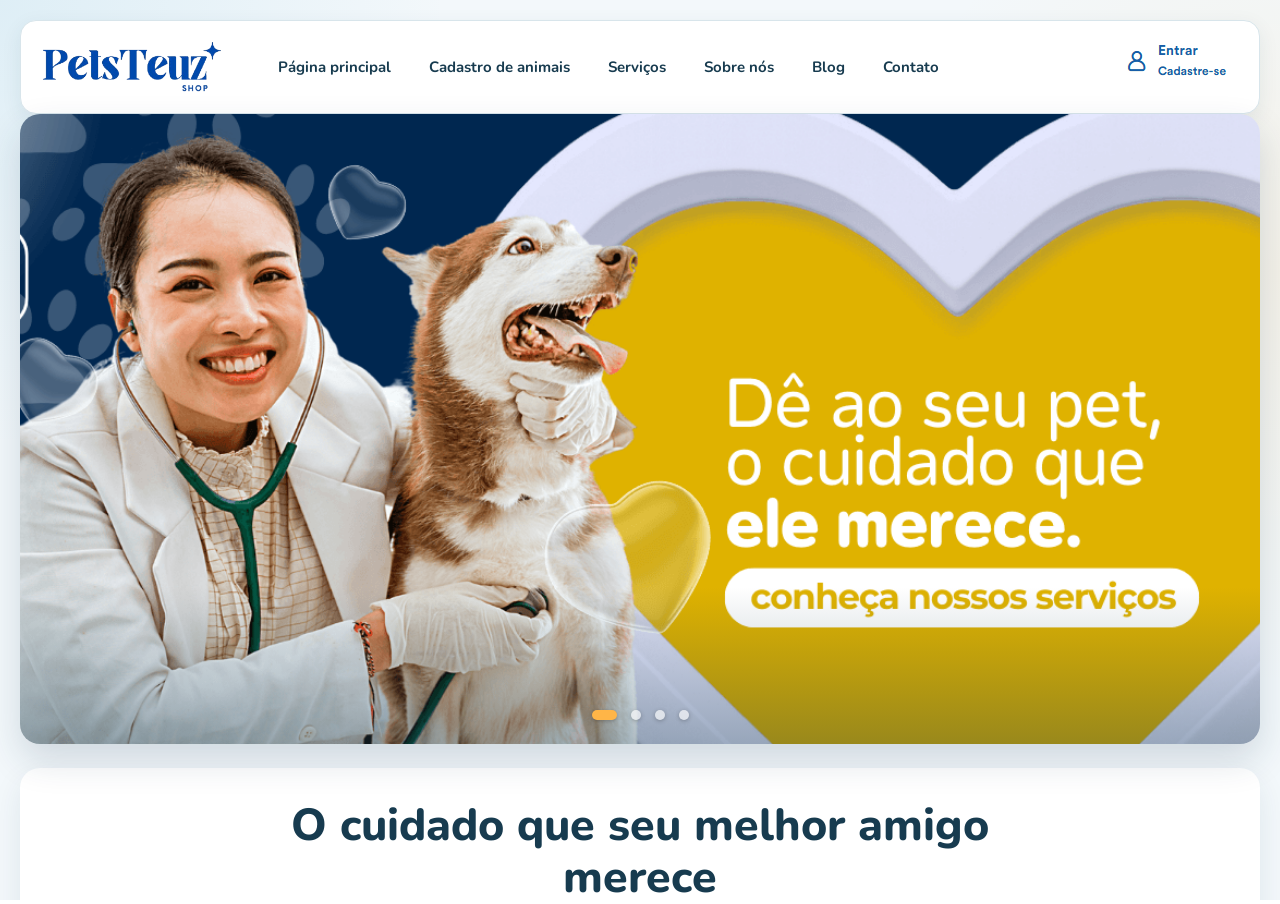
<file: index.html>
<!DOCTYPE html>
<html lang=pt-br">
<head>
    <meta charset="UTF-8">
    <meta name="author" content="Matheus Guerra"
    <meta name="viewport" content="width=device-width, initial-scale=1.0">
    
    <title>PetShop - Pagina principal</title>

    <style>
        body{
            margin: 0;
            padding: 0;
            height: 100%;
            overflow: hidden;
        }

        iframe{
            width: 100%;
            height: 100vh;
            border: none;

        }
    </style>
    

</head>

<body>
    <iframe name="principal" src="conteudo.html"></iframe>
</body>
</html>
</file>
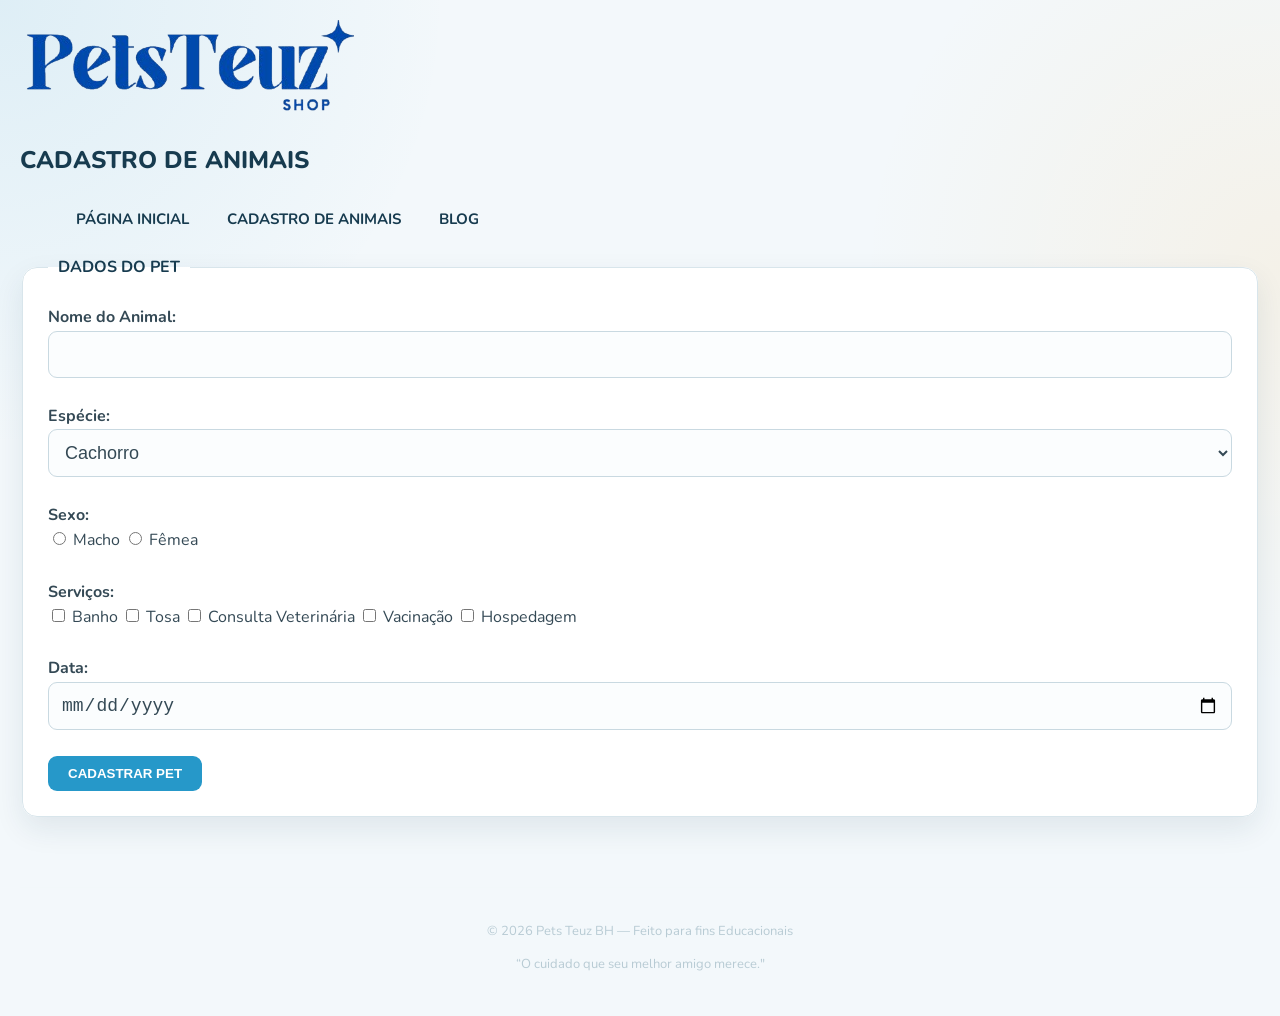
<file: cadastro_animais.html>
<!DOCTYPE html>
<html lang="pt-br">
<head>
               <meta charset="UTF-8">
	           <meta name="author" content="Wanderley Lopes Batista">    
               <meta name="viewport" content="width=device-width, initial-scale=1.0">    
			   
    <link rel="stylesheet" href="css/estilo_petshop.css">
    <script src="js/petshop.js"></script>

</head>
<body>
    
    <img src="img/logo.png" alt="Logo">
    
    <h2>CADASTRO DE ANIMAIS</h2>

    <ul class="menu">
        <li><a href="conteudo.html" target="principal">PÁGINA INICIAL</a></li>
        <li><a href="cadastro_animais.html" target="principal">CADASTRO DE ANIMAIS</a></li>
        <li><a href="blog/index.html" target="principal">BLOG</a></li>
    </ul>

    <fieldset>
        <legend><strong>DADOS DO PET</strong></legend>

        <form id="formCadastro" onsubmit="cadastrarPet(); return false;">
            
            <label><strong>Nome do Animal:</strong></label><br>
            <input type="text" id="nome" oninput="removerNumeros(this)" required><br><br>

            <label><strong>Espécie:</strong></label><br>
            <select id="especie">
                <option>Cachorro</option>
                <option>Gato</option>
                <option>Pássaro</option>
                <option>Coelho</option>
                <option>Hamster</option>
                <option>Tartaruga</option>
                <option>Peixe</option>
                <option>Porquinho-da-Índia</option>
                <option>Outro</option>
            </select><br><br>

            <label><strong>Sexo:</strong></label><br>
            <input type="radio" name="sexo" value="Macho" required> Macho
            <input type="radio" name="sexo" value="Fêmea" required> Fêmea<br><br>
            
           
            <label><strong>Serviços:</strong></label><br>
            <input type="checkbox" class="serv" value="Banho"> Banho
            <input type="checkbox" class="serv" value="Tosa"> Tosa
            <input type="checkbox" class="serv" value="Consulta"> Consulta Veterinária
            <input type="checkbox" class="serv" value="Vacinacao"> Vacinação
            <input type="checkbox" class="serv" value="Hospedagem"> Hospedagem<br><br>
            
            
            <label><strong>Data:</strong></label><br>
            <input type="date" id="data" required><br><br>

            <input type="submit" value="CADASTRAR PET" style="padding: 10px 20px; cursor: pointer;">
        </form>
        
    </fieldset>

    <div id="resultado" style="margin-top: 20px; min-height: 50px;"></div>
	
<!-- Rodapé da página -->
        <footer>
            <div class="rodape-baixo">
                <p>© 2026 Pets Teuz BH — Feito para fins Educacionais</p>
                <span>“O cuidado que seu melhor amigo merece."</span>
            </div>
        </footer>


</body>
</html>
</file>
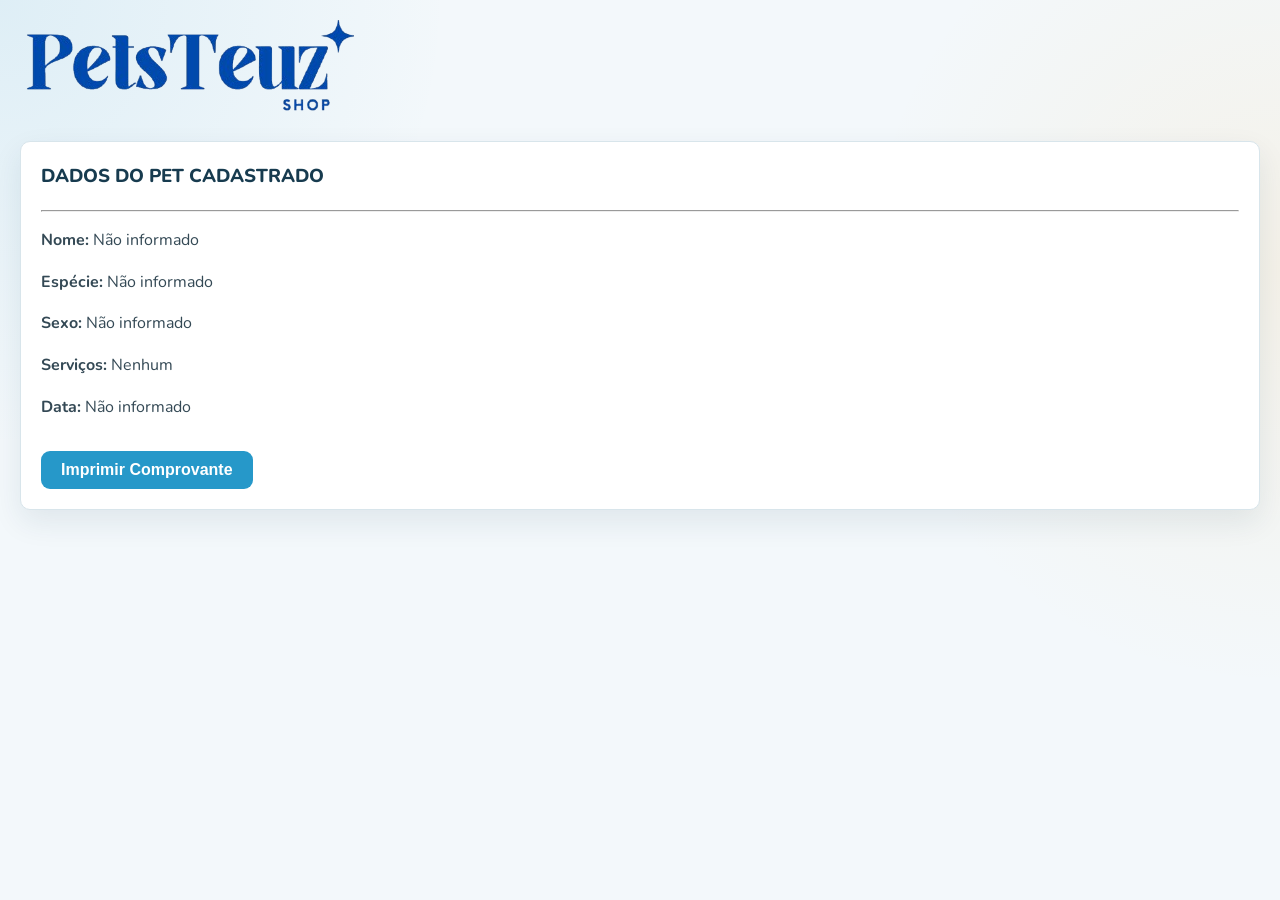
<file: comprovante.html>
<!DOCTYPE html>
<html lang="pt-br">
<head>
    <meta charset="UTF-8">
    <meta name="author" content="Wanderley Lopes Batista">
    <meta name="viewport" content="width=device-width, initial-scale=1.0">
    <link rel="stylesheet" href="css/estilo_petshop.css">
    <title>Comprovante do Pet</title>
</head>
<body>

    <div id="resultado"></div>

    <script>
        let nomePet = localStorage.getItem("nomePet") || "Não informado";
        let especiePet = localStorage.getItem("especiePet") || "Não informado";
        let sexoPet = localStorage.getItem("sexoPet") || "Não informado";
        let listaServicos = localStorage.getItem("listaServicos") || "Nenhum";
        let dataPet = localStorage.getItem("dataPet") || "Não informado"    ;

        let areaResultado = document.getElementById("resultado");

        areaResultado.innerHTML = `
            <img src="img/logo.png" alt="Logo">
            <div class="comprovante">
                <h3 class="titulo-comprovante">DADOS DO PET CADASTRADO</h3>
                <hr>
                <p><strong>Nome:</strong> ${nomePet}</p>
                <p><strong>Espécie:</strong> ${especiePet}</p>
                <p><strong>Sexo:</strong> ${sexoPet}</p>
                <p><strong>Serviços:</strong> ${listaServicos}</p>
                <p><strong>Data:</strong> ${dataPet}</p>
                <button onclick="window.print()" class="botao-imprimir">Imprimir Comprovante</button>
            </div>
        `;
    </script>

</body>
</html>
</file>
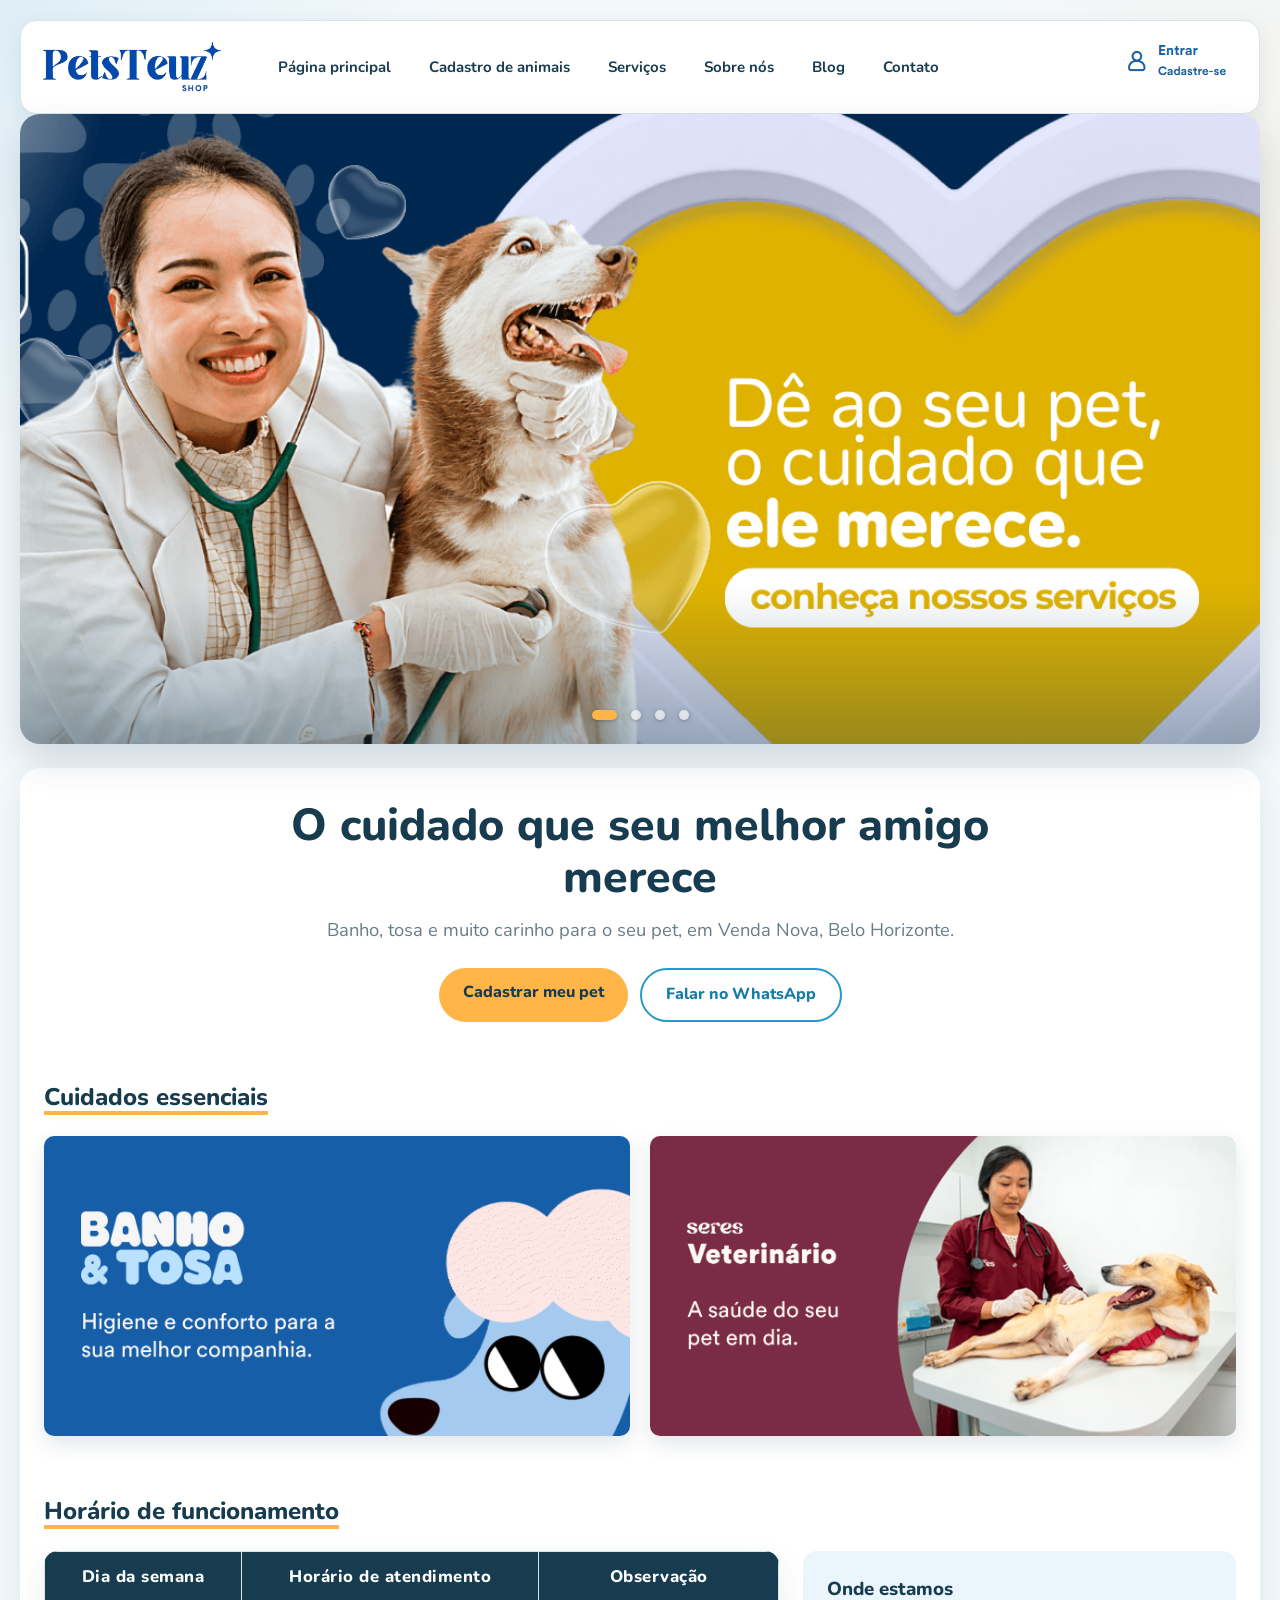
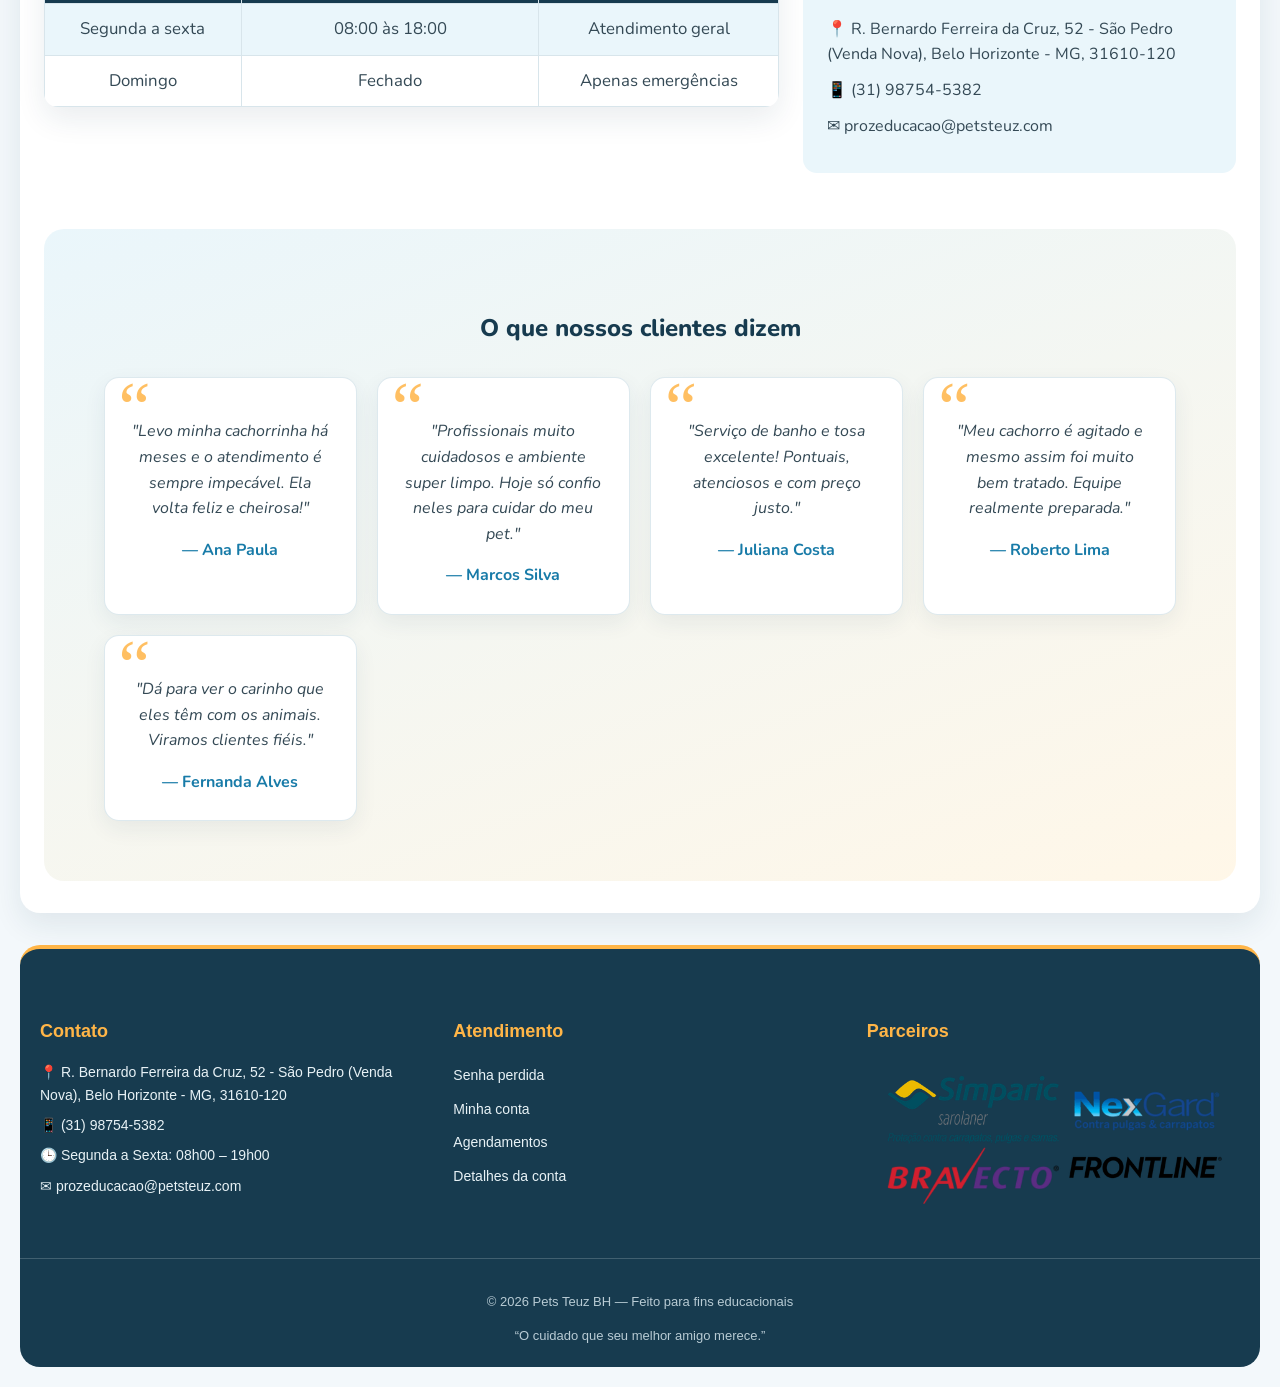
<file: conteudo.html>
<!DOCTYPE html>
<html lang="pt-br">
<head>
    <meta charset="UTF-8">
    <meta name="author" content="Matheus Guerra">
    <meta name="viewport" content="width=device-width, initial-scale=1.0">

    <title>Pets Teuz</title>

    <link rel="stylesheet" href="css/estilo_petshop.css">

    <script src="js/petshop.js"></script>
</head>
<body>

    <!-- ============ MENU ============ -->
    <header class="navbar">
        <img id="logo" src="img/logo.png" alt="Logo Pets Teuz">

        <ul class="menu">
            <li><a href="conteudo.html">Página principal</a></li>
            <li><a href="cadastro_animais.html">Cadastro de animais</a></li>
            <li><a href="#cuidados">Serviços</a></li>
            <li><a href="sobre_nos.html">Sobre nós</a></li>
            <li><a href="blog/index.html">Blog</a></li>
            <li><a href="https://wa.me/553183327977" target="_blank" rel="noopener">Contato</a></li>
        </ul>

        <a href="login.html">
            <img id="entrar" src="img/entrar.png" alt="Entrar">
        </a>
    </header>

    <!-- ============ CARROSSEL ============ -->
    <div class="carrossel">
        <div class="slide ativo">
            <img src="img/image01.png" alt="Pets Teuz - destaque 1">
        </div>

        <div class="slide">
            <img src="img/image02.png" alt="Pets Teuz - destaque 2">
        </div>

        <div class="slide">
            <img src="img/image03.png" alt="Pets Teuz - destaque 3">
        </div>

        <div class="slide">
            <img src="img/image04.png" alt="Pets Teuz - destaque 4">
        </div>

        <div class="indicadores">
            <span class="bolinha ativa"></span>
            <span class="bolinha"></span>
            <span class="bolinha"></span>
            <span class="bolinha"></span>
        </div>
    </div>

    <main class="conteudo-principal">

        <!-- ============ APRESENTAÇÃO ============ -->
        <section class="intro">
            <h1>O cuidado que seu melhor amigo merece</h1>
            <p>Banho, tosa e muito carinho para o seu pet, em Venda Nova, Belo Horizonte.</p>

            <div class="intro-botoes">
                <a class="botao botao-principal" href="cadastro_animais.html">Cadastrar meu pet</a>
                <a class="botao botao-secundario" href="https://wa.me/553183327977" target="_blank" rel="noopener">Falar no WhatsApp</a>
            </div>
        </section>

        <!-- ============ CUIDADOS ============ -->
        <section>
            <h2 id="cuidados" class="titulo-secao">Cuidados essenciais</h2>

            <div class="cuidados">
                <img class="banner" src="img/banner02.png" alt="Banner de cuidados 1">
                <img class="banner" src="img/banner01.png" alt="Banner de cuidados 2">
            </div>
        </section>

        <!-- ============ HORÁRIO + ONDE ESTAMOS ============ -->
        <section>
            <h2 class="titulo-secao">Horário de funcionamento</h2>

            <div class="horario-info">
                <table class="tabela-horario">
                    <tr>
                        <td>Dia da semana</td>
                        <td>Horário de atendimento</td>
                        <td>Observação</td>
                    </tr>

                    <tr>
                        <td>Segunda a sexta</td>
                        <td>08:00 às 18:00</td>
                        <td>Atendimento geral</td>
                    </tr>

                    <tr>
                        <td>Domingo</td>
                        <td>Fechado</td>
                        <td>Apenas emergências</td>
                    </tr>
                </table>

                <aside class="onde-estamos">
                    <h3>Onde estamos</h3>
                    <p>📍 R. Bernardo Ferreira da Cruz, 52 - São Pedro (Venda Nova), Belo Horizonte - MG, 31610-120</p>
                    <p>📱 (31) 98754-5382</p>
                    <p>✉ prozeducacao@petsteuz.com</p>
                </aside>
            </div>
        </section>

        <!-- ============ DEPOIMENTOS ============ -->
        <section class="depoimentos">

            <h2>O que nossos clientes dizem</h2>

            <div class="cards-depoimentos">

                <div class="dep">
                    <p>"Levo minha cachorrinha há meses e o atendimento é sempre impecável. Ela volta feliz e cheirosa!"</p>
                    <strong>— Ana Paula</strong>
                </div>

                <div class="dep">
                    <p>"Profissionais muito cuidadosos e ambiente super limpo. Hoje só confio neles para cuidar do meu pet."</p>
                    <strong>— Marcos Silva</strong>
                </div>

                <div class="dep">
                    <p>"Serviço de banho e tosa excelente! Pontuais, atenciosos e com preço justo."</p>
                    <strong>— Juliana Costa</strong>
                </div>

                <div class="dep">
                    <p>"Meu cachorro é agitado e mesmo assim foi muito bem tratado. Equipe realmente preparada."</p>
                    <strong>— Roberto Lima</strong>
                </div>

                <div class="dep">
                    <p>"Dá para ver o carinho que eles têm com os animais. Viramos clientes fiéis."</p>
                    <strong>— Fernanda Alves</strong>
                </div>

            </div>
        </section>
    </main>

    <!-- ============ RODAPÉ ============ -->
    <footer class="rodape">
        <div class="footer-container">

            <div class="footer-col">
                <h3>Contato</h3>
                <p>📍 R. Bernardo Ferreira da Cruz, 52 - São Pedro (Venda Nova), Belo Horizonte - MG, 31610-120</p>
                <p>📱 (31) 98754-5382</p>
                <p>🕒 Segunda a Sexta: 08h00 – 19h00</p>
                <p>✉ prozeducacao@petsteuz.com</p>
            </div>

            <div class="footer-col">
                <h3>Atendimento</h3>
                <ul>
                    <li><a href="#">Senha perdida</a></li>
                    <li><a href="#">Minha conta</a></li>
                    <li><a href="#">Agendamentos</a></li>
                    <li><a href="#">Detalhes da conta</a></li>
                </ul>
            </div>

            <div class="footer-col">
                <h3>Parceiros</h3>
                <img class="parceiros" src="img/p1.png" alt="Parceiro">
            </div>
        </div>

        <div class="rodape-baixo">
            <p>© 2026 Pets Teuz BH — Feito para fins educacionais</p>
            <span>“O cuidado que seu melhor amigo merece.”</span>
        </div>
    </footer>

</body>
</html>
</file>
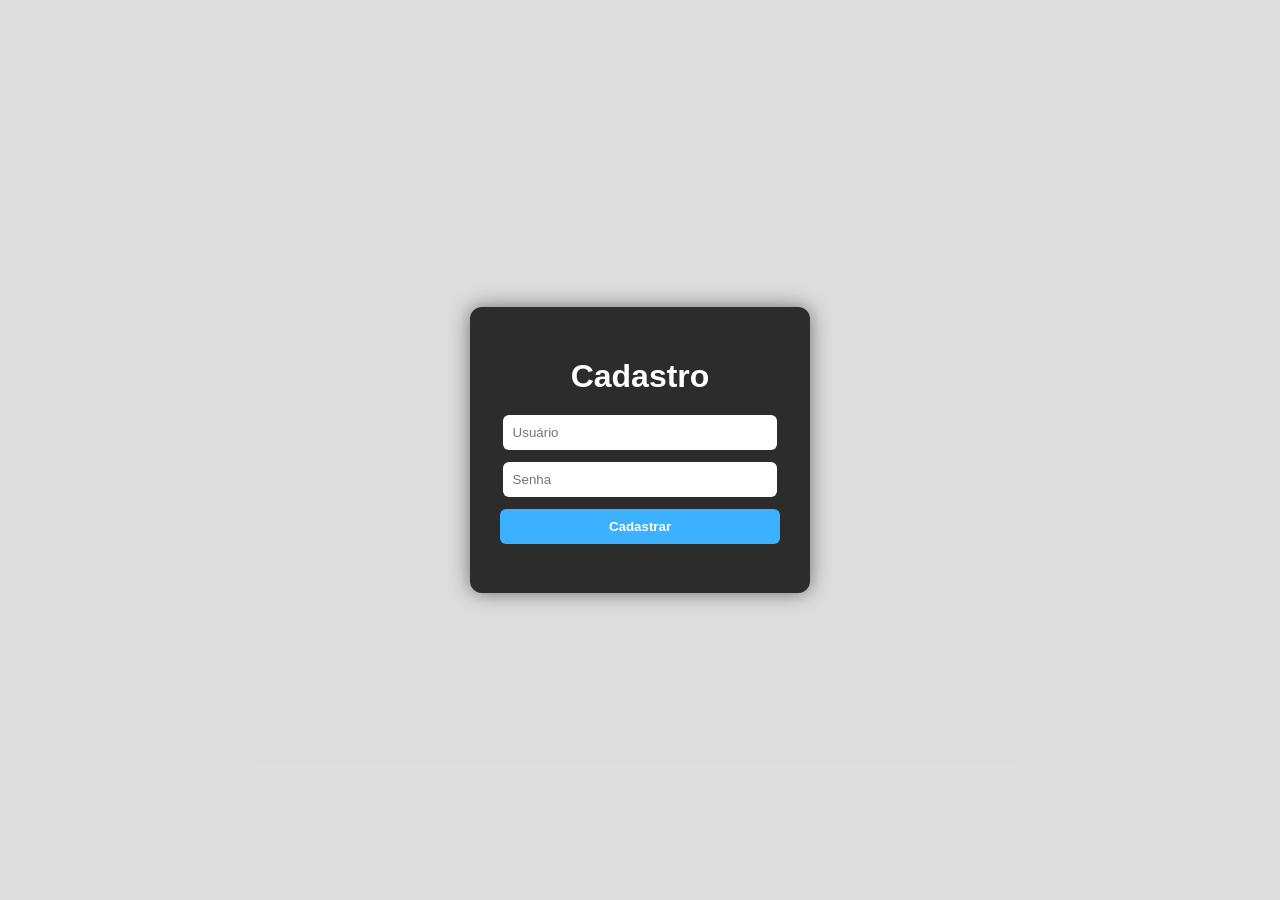
<file: login.html>
<!DOCTYPE html>
<html lang="pt-br">
<head>
<meta charset="UTF-8">
<title>Cadastro</title>

<style>

/* FUNDO */
body {
    margin: 0;
    font-family: Arial, sans-serif;
    background: #202020;
}

/* OVERLAY */
.overlay {
    position: fixed;
    top: 0;
    left: 0;
    width: 100%;
    height: 100%;
    background: rgba(255, 255, 255, 0.85);

    display: flex;
    justify-content: center;
    align-items: center;
}

/* CAIXA */
.popup {
    background: #2c2c2c;
    padding: 30px;
    border-radius: 12px;
    width: 280px;
    text-align: center;
    box-shadow: 0 0 20px rgba(0,0,0,0.5);
}

/* TÍTULO */
.popup h1 {
    margin-bottom: 20px;
    color: #ffffff;
}

/* INPUTS */
.popup input {
    width: 91%;
    padding: 10px;
    margin-bottom: 12px;
    border: none;
    border-radius: 6px;
    outline: none;
}

/* BOTÃO */
.popup button {
    width: 100%;
    padding: 10px;
    background: #3bb1ff;
    border: none;
    border-radius: 6px;
    color: white;
    font-weight: bold;
    cursor: pointer;
    transition: 0.3s;
}

.popup button:hover {
    background: #448aff;
}

/* MENSAGEM */
#msg {
    margin-top: 10px;
    color: #00e676;
}

</style>
</head>

<body>

<div class="overlay">
    <div class="popup">

        <h1>Cadastro</h1>

        <input type="text" id="usuario" placeholder="Usuário">
        <input type="password" id="senha" placeholder="Senha">

        <button onclick="cadastrar()">Cadastrar</button>

        <h3 id="msg"></h3>

    </div>
</div>

<script>

function cadastrar() {

    let user = document.getElementById("usuario").value.trim();
    let pass = document.getElementById("senha").value.trim();

    if (user === "" || pass === "") {
        document.getElementById("msg").style.color = "#ff5252";
        document.getElementById("msg").innerText = "Preencha todos os campos!";
        return;
    }

    localStorage.setItem("usuario", user);
    localStorage.setItem("senha", pass);

    document.getElementById("msg").style.color = "#00e676";
    document.getElementById("msg").innerText = "Cadastro realizado com sucesso!";

    // limpa campos
    document.getElementById("usuario").value = "";
    document.getElementById("senha").value = "";

    if (document.getElementById("msg").innerText === "Cadastro realizado com sucesso!") {
        setTimeout(() => {
            window.location.href = "conteudo.html";
        }, 1500);
    }
}

</script>

</body>
</html>
</file>
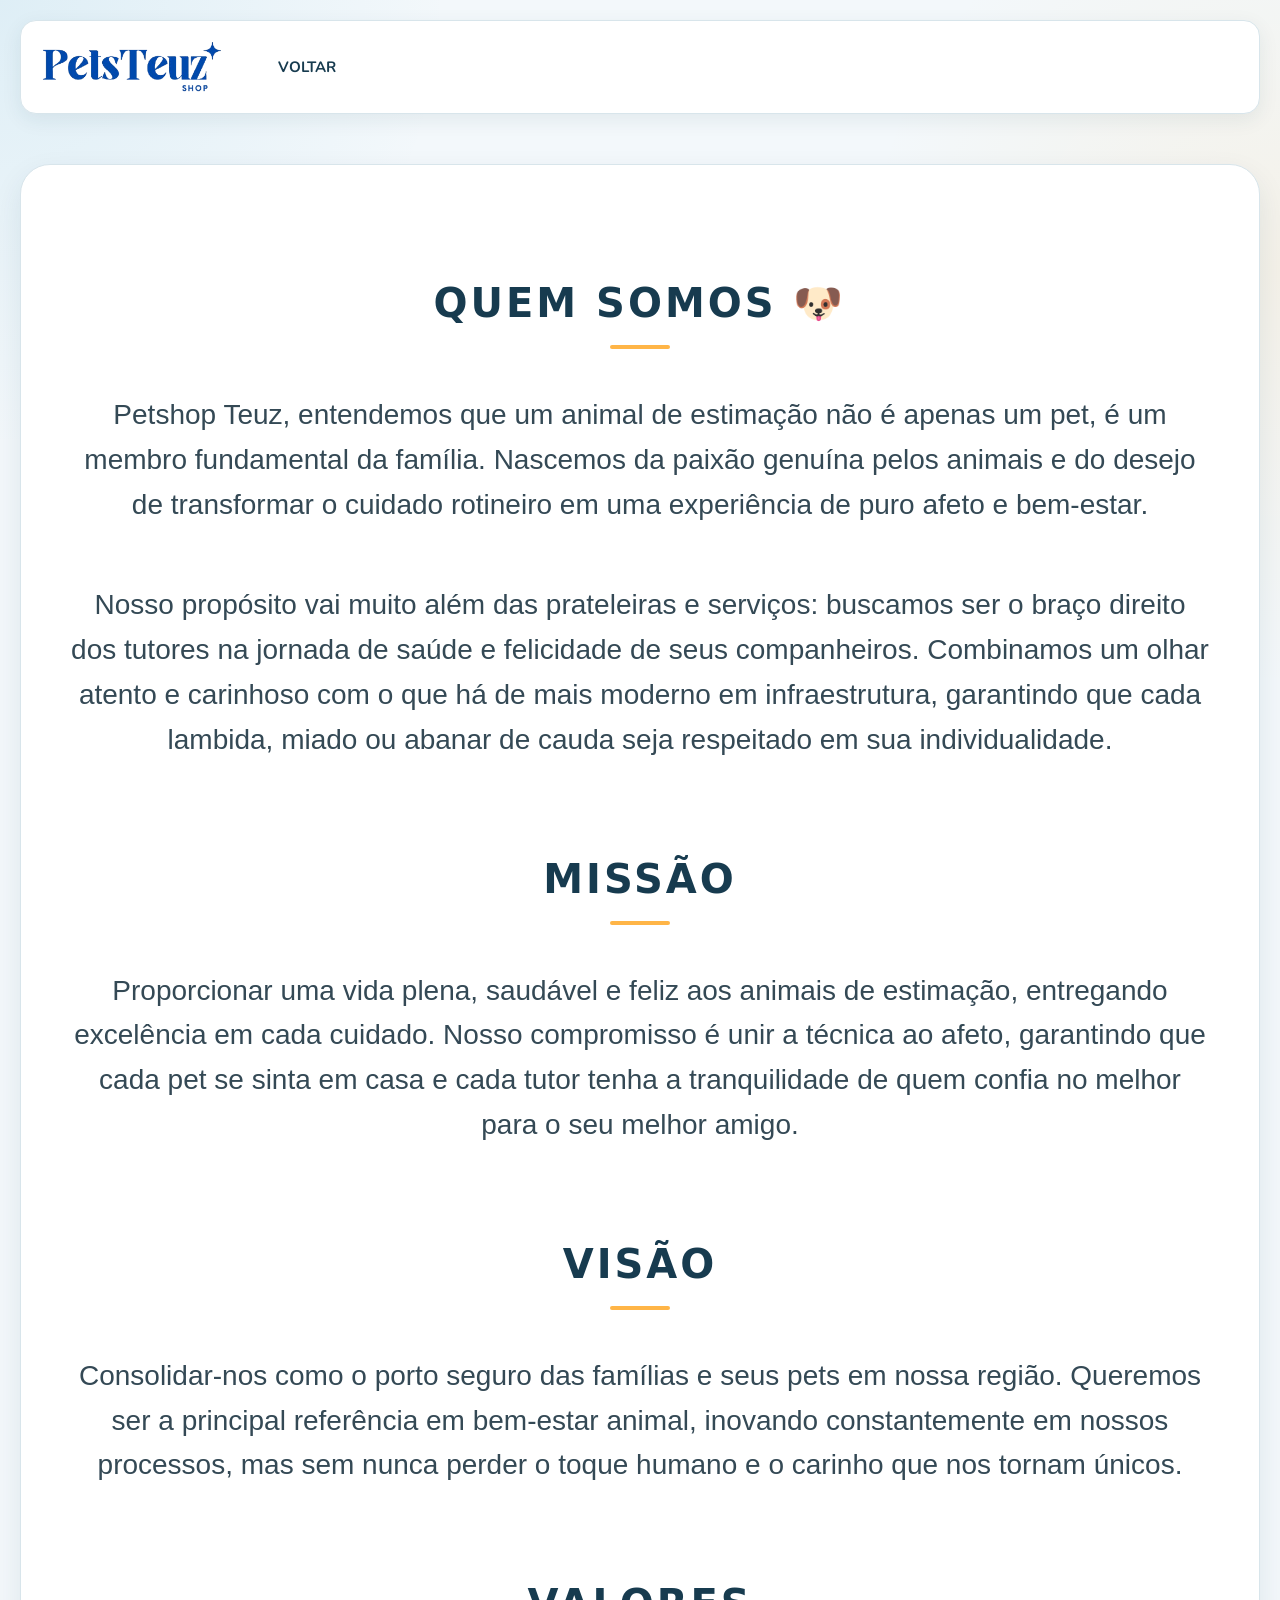
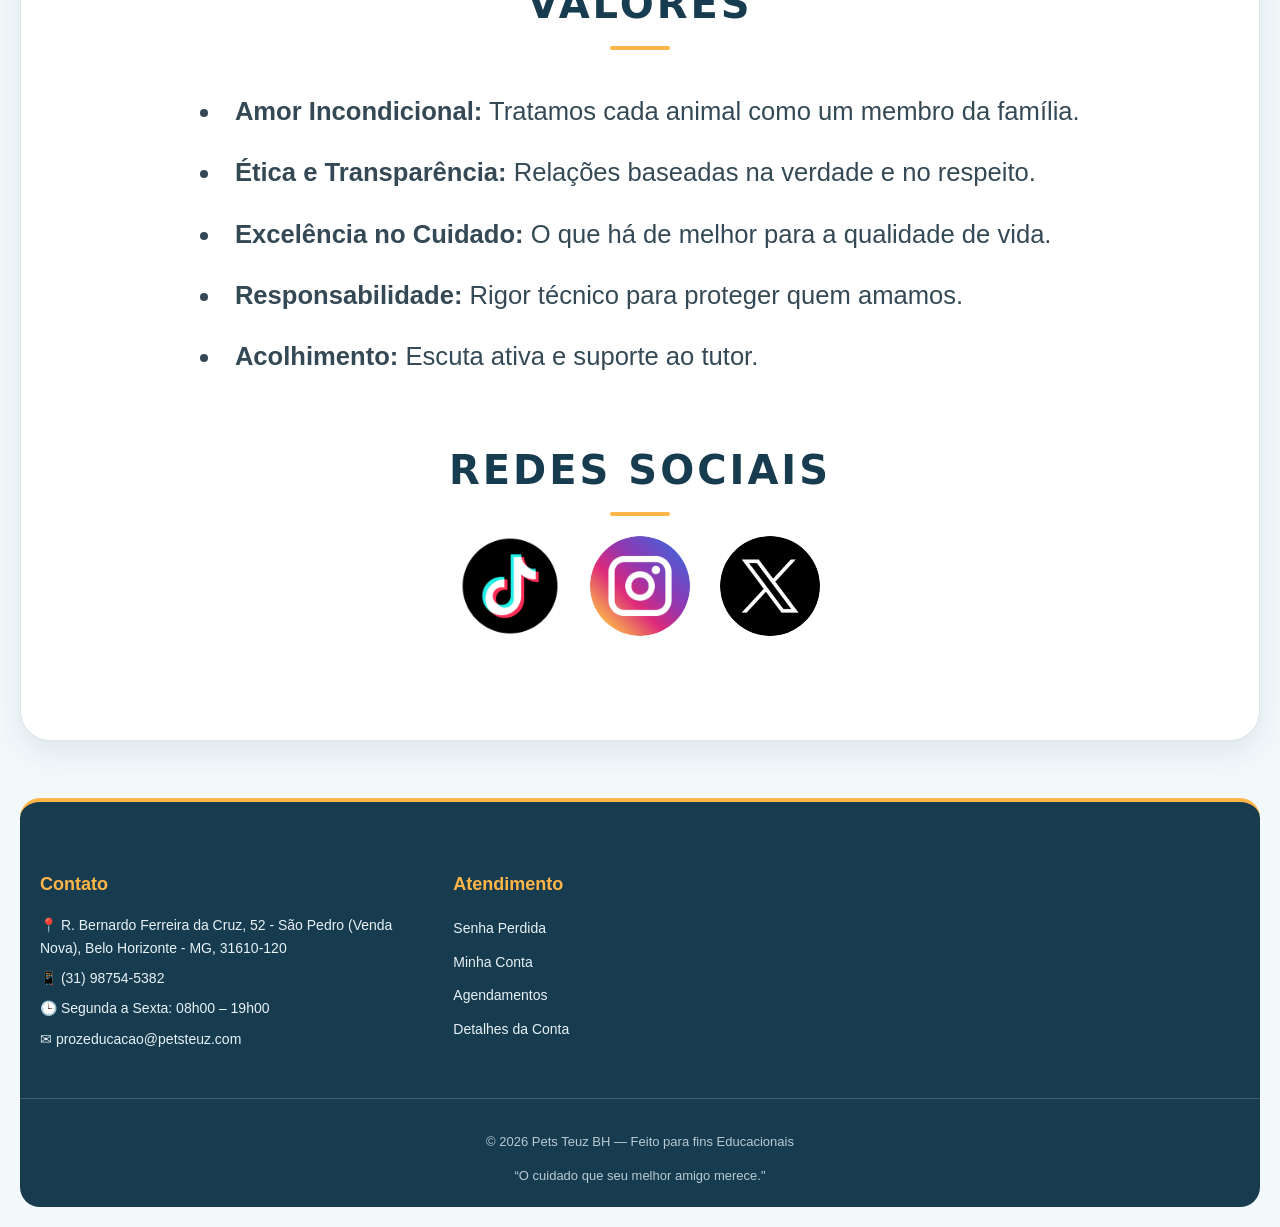
<file: sobre_nos.html>
<!DOCTYPE html>
<html lang="pt-br">
<head>
    <meta charset="UTF-8">
    <meta name="viewport" content="width=device-width, initial-scale=1.0">

    <title>SOBRE NÓS</title>

    <link rel="stylesheet" href="css/estilo_petshop.css">
</head>

<body>

    <div class="navbar">
        <img id='logo' src="img/logo.png" alt="Logo">
        
        <ul class="menu">
            <li><a href="conteudo.html" targent="principal">VOLTAR</a></li>
        </ul>    
    </div>

    <div class="container">
        <div class="quadrado">

            <h1 class="titulo">QUEM SOMOS 🐶</h1>
                <p>Petshop Teuz, entendemos que um animal de estimação não é apenas um pet, é um membro fundamental da família. Nascemos da paixão genuína pelos animais e do desejo de transformar o cuidado rotineiro em uma experiência de puro afeto e bem-estar.</p>

                <p>Nosso propósito vai muito além das prateleiras e serviços: buscamos ser o braço direito dos tutores na jornada de saúde e felicidade de seus companheiros. Combinamos um olhar atento e carinhoso com o que há de mais moderno em infraestrutura, garantindo que cada lambida, miado ou abanar de cauda seja respeitado em sua individualidade.</p>

       
            <h1 class="titulo">MISSÃO</h1>

                <p>Proporcionar uma vida plena, saudável e feliz aos animais de estimação, entregando excelência em cada cuidado. Nosso compromisso é unir a técnica ao afeto, garantindo que cada pet se sinta em casa e cada tutor tenha a tranquilidade de quem confia no melhor para o seu melhor amigo.</p>
            
            <h1 class="titulo">VISÃO</h1>

                <p>Consolidar-nos como o porto seguro das famílias e seus pets em nossa região. Queremos ser a principal referência em bem-estar animal, inovando constantemente em nossos processos, mas sem nunca perder o toque humano e o carinho que nos tornam únicos.</p>
            
            <h1 class="titulo">VALORES</h1>

                <ul>
                    <li><strong>Amor Incondicional:</strong> Tratamos cada animal como um membro da família.</li>

                    <li><strong>Ética e Transparência:</strong> Relações baseadas na verdade e no respeito.</li>
                    
                    <li><strong>Excelência no Cuidado:</strong> O que há de melhor para a qualidade de vida.</li>

                    <li><strong>Responsabilidade:</strong> Rigor técnico para proteger quem amamos.</li>

                    <li><strong>Acolhimento:</strong> Escuta ativa e suporte ao tutor.</li>
                        
            <h4 class="titulo" >REDES SOCIAIS</h4>

                <div class="redes-container">
                    <a href="https://www.instagram.com/PetTeuz" target="_blank">
                        <img src="img/insta.png" class="img-redimensionada" alt="Instagram">
                    </a>
                    <a href="https://www.tiktok.com/@PetTeuz" target="_blank">
                        <img src="img/tiktok.png" class="img-redimensionada" alt="TikTok">
                    </a>
                    <a href="https://twitter.com/PetTeuz" target="_blank">
                        <img src="img/x.png" class="img-redimensionada" alt="Twitter">
                    </a>
                </div>
        </div>
    </div>

    <br>

    <footer class="rodape">
        <div class="footer-container">
            
            <div class="footer-col">
                <h3>Contato</h3>
                    <p>📍 R. Bernardo Ferreira da Cruz, 52 - São Pedro (Venda Nova), Belo Horizonte - MG, 31610-120</p>
                    <p>📱 (31) 98754-5382</p>
                    <p>🕒 Segunda a Sexta: 08h00 – 19h00</p>
                    <p>✉ prozeducacao@petsteuz.com</p>
            </div>

            <div class="footer-col">
                <h3>Atendimento</h3>
                    <ul>
                        <li><a href="#">Senha Perdida</a></li>
                        <li><a href="#">Minha Conta</a></li>
                        <li><a href="#">Agendamentos</a></li>
                        <li><a href="#">Detalhes da Conta</a></li>
                    </ul>
            </div>

        </div>

        <div class="rodape-baixo">
                <p>© 2026 Pets Teuz BH — Feito para fins Educacionais</p>
                <span>“O cuidado que seu melhor amigo merece."</span>
        </div>

    </footer>

</body>
</html>
</file>
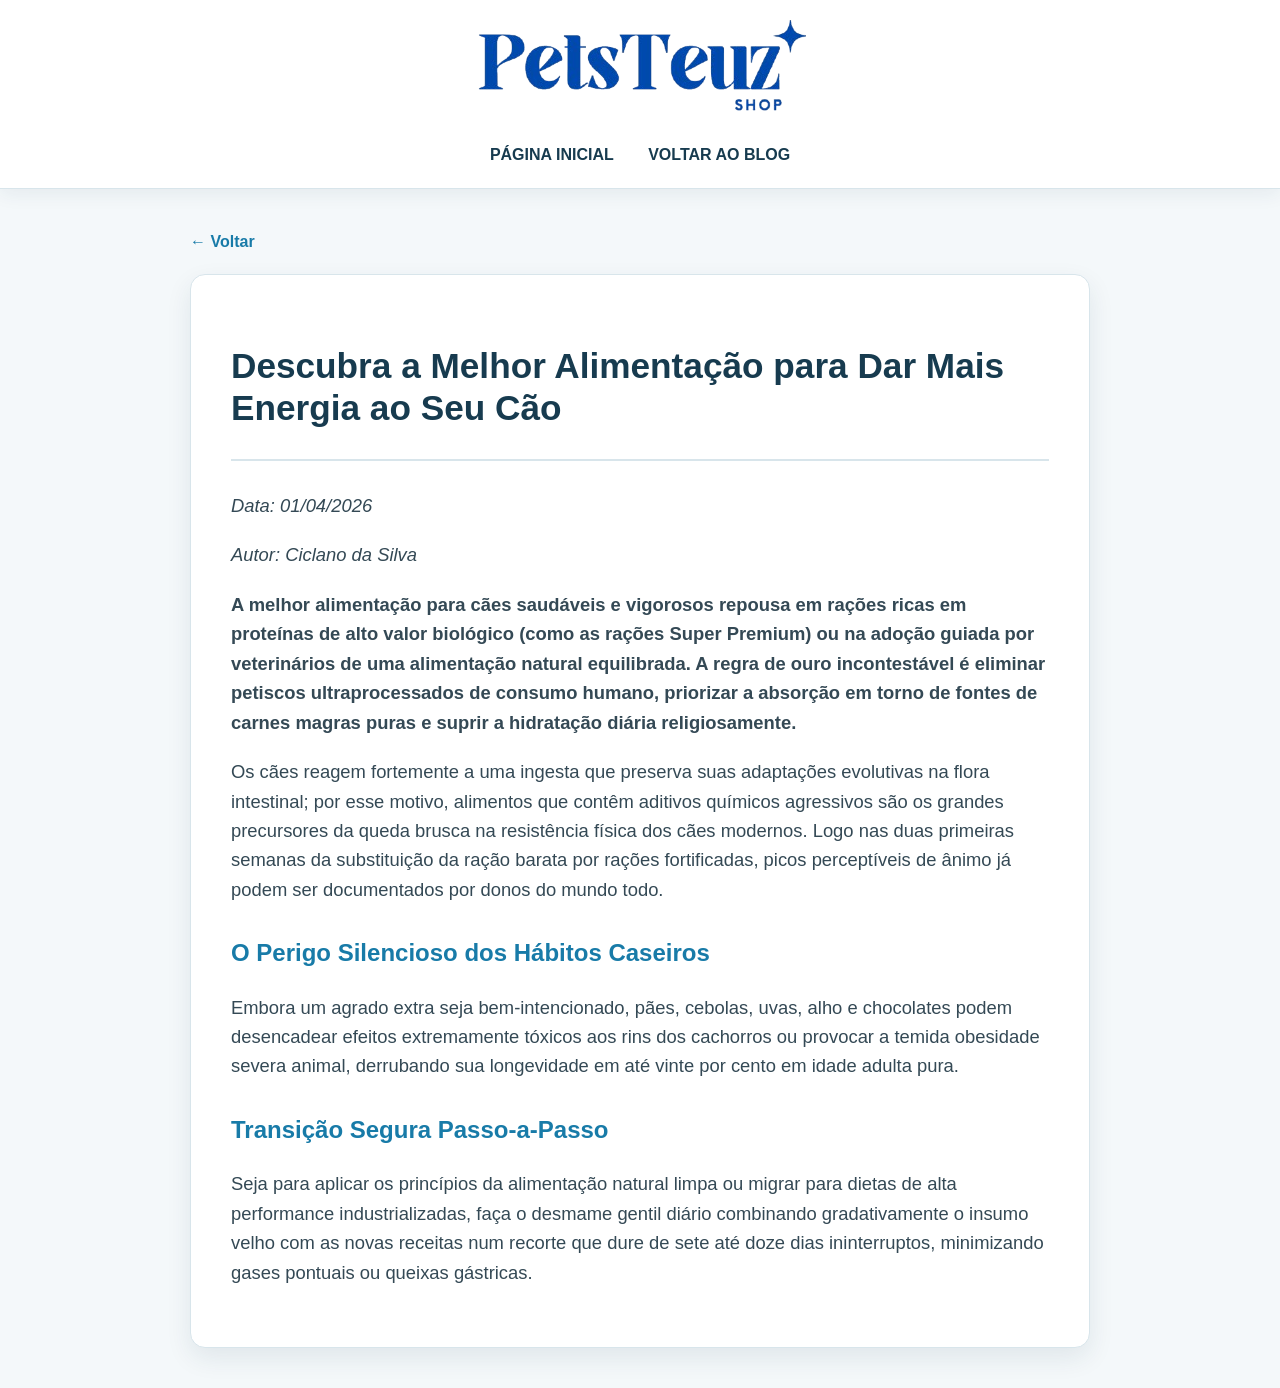
<file: blog/artigos/alimentacao.html>
<!DOCTYPE html>
<html lang="pt-br">
<head>
    <meta charset="UTF-8">
    <meta name="viewport" content="width=device-width, initial-scale=1.0">
    <title>Descubra a Melhor Alimentação para Dar Mais Energia ao Seu Cão | Blog Petshop</title>
    <meta name="description" content="Aprenda como escolher a alimentação ideal para seu cachorro, melhorar a digestão e garantir energia o dia todo com opções perfeitamente saudáveis.">
    <link rel="stylesheet" href="../../css/blog.css">
</head>
<body>

    <header>
        <h1><img src="../../img/logo.png" alt="Logo"></h1>
        <nav>
            <a href="../../conteudo.html">Página Inicial</a>
            <a href="../index.html">Voltar ao Blog</a>
        </nav>
    </header>

    <div class="container">
        <a href="../index.html" class="btn-voltar">Voltar</a>
        
        <article class="artigo-content">
            <div class="artigo-header">
                <h1>Descubra a Melhor Alimentação para Dar Mais Energia ao Seu Cão</h1>
            </div>

            <p><i>Data: 01/04/2026</i></p>
            <p><i>Autor: Ciclano da Silva</i></p>
            
            <!-- PIRÂMIDE INVERTIDA: INFORMAÇÃO CRUCIAL (RESULTADO) LOGO NO INÍCIO -->
            <p><strong>A melhor alimentação para cães saudáveis e vigorosos repousa em rações ricas em proteínas de alto valor biológico (como as rações Super Premium) ou na adoção guiada por veterinários de uma alimentação natural equilibrada. A regra de ouro incontestável é eliminar petiscos ultraprocessados de consumo humano, priorizar a absorção em torno de fontes de carnes magras puras e suprir a hidratação diária religiosamente.</strong></p>
            
            <p>Os cães reagem fortemente a uma ingesta que preserva suas adaptações evolutivas na flora intestinal; por esse motivo, alimentos que contêm aditivos químicos agressivos são os grandes precursores da queda brusca na resistência física dos cães modernos. Logo nas duas primeiras semanas da substituição da ração barata por rações fortificadas, picos perceptíveis de ânimo já podem ser documentados por donos do mundo todo.</p>

            <!-- SUPORTE E EXPLICAÇÃO -->
            <h2>O Perigo Silencioso dos Hábitos Caseiros</h2>
            <p>Embora um agrado extra seja bem-intencionado, pães, cebolas, uvas, alho e chocolates podem desencadear efeitos extremamente tóxicos aos rins dos cachorros ou provocar a temida obesidade severa animal, derrubando sua longevidade em até vinte por cento em idade adulta pura.</p>

            <h2>Transição Segura Passo-a-Passo</h2>
            <p>Seja para aplicar os princípios da alimentação natural limpa ou migrar para dietas de alta performance industrializadas, faça o desmame gentil diário combinando gradativamente o insumo velho com as novas receitas num recorte que dure de sete até doze dias ininterruptos, minimizando gases pontuais ou queixas gástricas.</p>
        </article>
    </div>

</body>
</html>
</file>
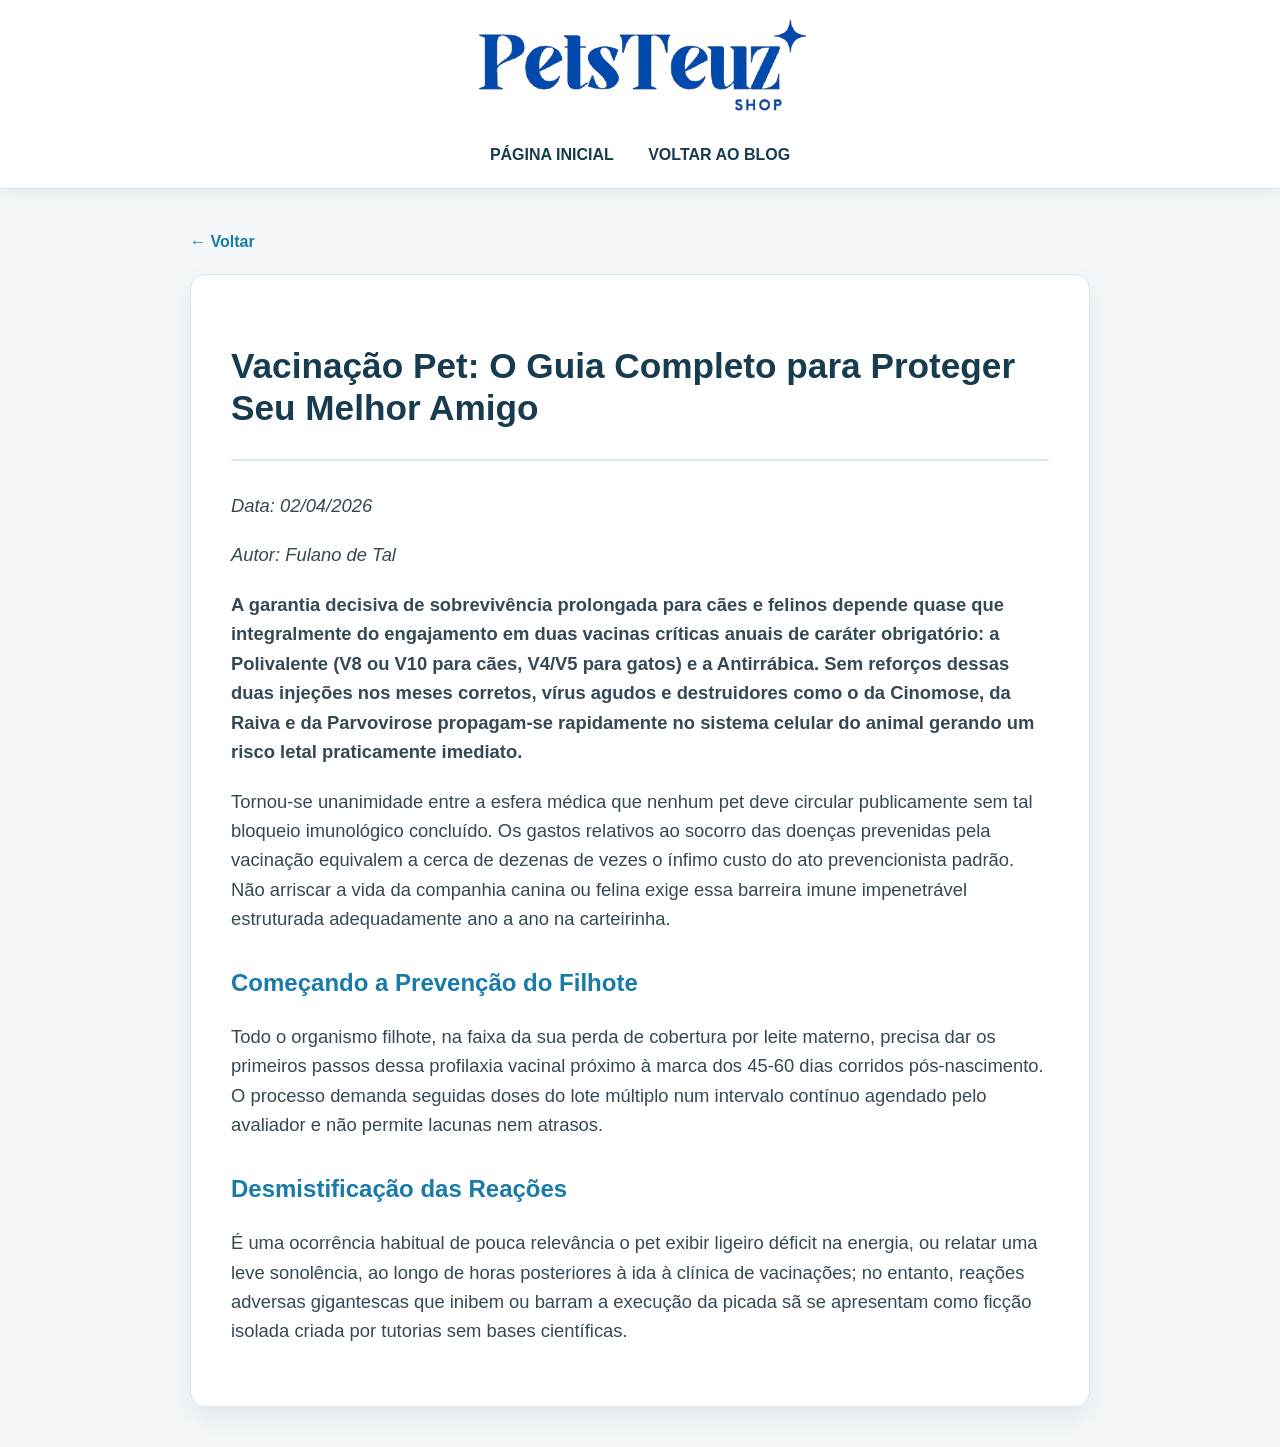
<file: blog/artigos/vacinacao.html>
<!DOCTYPE html>
<html lang="pt-br">
<head>
    <meta charset="UTF-8">
    <meta name="viewport" content="width=device-width, initial-scale=1.0">
    <title>Vacinação Pet: O Guia Completo para Proteger Seu Melhor Amigo | Blog</title>
    <meta name="description" content="Saiba quais as vacinas essenciais para cães e gatos, o calendário ideal e os motivos cruciais pelos quais a prevenção salva vidas todos os dias.">
    <link rel="stylesheet" href="../../css/blog.css">
</head>
<body>

    <header>
        <h1><img src="../../img/logo.png" alt="Logo"></h1>
        <nav>
            <a href="../../conteudo.html">Página Inicial</a>
            <a href="../index.html">Voltar ao Blog</a>
        </nav>
    </header>

    <div class="container">
        <a href="../index.html" class="btn-voltar">Voltar</a>
        
        <article class="artigo-content">
            <div class="artigo-header">
                <h1>Vacinação Pet: O Guia Completo para Proteger Seu Melhor Amigo</h1>
            </div>

            <p><i>Data: 02/04/2026</i></p>
            <p><i>Autor: Fulano de Tal</i></p>
                
            <!-- PIRÂMIDE INVERTIDA: A MENSAGEM CLARA E IMEDIATA (TESE) EM PRIMEIRO -->
            <p><strong>A garantia decisiva de sobrevivência prolongada para cães e felinos depende quase que integralmente do engajamento em duas vacinas críticas anuais de caráter obrigatório: a Polivalente (V8 ou V10 para cães, V4/V5 para gatos) e a Antirrábica. Sem reforços dessas duas injeções nos meses corretos, vírus agudos e destruidores como o da Cinomose, da Raiva e da Parvovirose propagam-se rapidamente no sistema celular do animal gerando um risco letal praticamente imediato.</strong></p>
            
            <p>Tornou-se unanimidade entre a esfera médica que nenhum pet deve circular publicamente sem tal bloqueio imunológico concluído. Os gastos relativos ao socorro das doenças prevenidas pela vacinação equivalem a cerca de dezenas de vezes o ínfimo custo do ato prevencionista padrão. Não arriscar a vida da companhia canina ou felina exige essa barreira imune impenetrável estruturada adequadamente ano a ano na carteirinha.</p>

            <!-- SUPORTE E CRONOGRAMAS (INFORMAÇÃO SECUNDÁRIA) -->
            <h2>Começando a Prevenção do Filhote</h2>
            <p>Todo o organismo filhote, na faixa da sua perda de cobertura por leite materno, precisa dar os primeiros passos dessa profilaxia vacinal próximo à marca dos 45-60 dias corridos pós-nascimento. O processo demanda seguidas doses do lote múltiplo num intervalo contínuo agendado pelo avaliador e não permite lacunas nem atrasos.</p>

            <h2>Desmistificação das Reações</h2>
            <p>É uma ocorrência habitual de pouca relevância o pet exibir ligeiro déficit na energia, ou relatar uma leve sonolência, ao longo de horas posteriores à ida à clínica de vacinações; no entanto, reações adversas gigantescas que inibem ou barram a execução da picada sã se apresentam como ficção isolada criada por tutorias sem bases científicas.</p>
        </article>
    </div>

</body>
</html>
</file>
<file: css/estilo_petshop.css>
@import url('https://fonts.googleapis.com/css2?family=Nunito:wght@400;600;700;800&display=swap');

/*16px = 1rem */

html {
  font-size: 100%;
}

body {                      /* Estiliza o corpo da página */
  background: #ffffff91;      /* Define a cor de fundo (amarelo claro) */
  font-family: 'Segoe UI', Tahoma, Geneva, Verdana, sans-serif; /* Define a fonte padrão */
  font-size: 1rem;         /* Define o tamanho base da fonte */
  margin: 0;                /* Remove a margem externa padrão do navegador */
  padding: 20px;            /* Cria espaçamento interno ao redor do conteúdo */
}

/* ============================= */
/* PARTE SUPERIOR DO MENU */
/* ============================= */

.navbar {
  display: flex;
  align-items: center;
  padding: 10px 0px;
}

.menu {
  list-style: none;
  display: flex;
  gap: 30px;
  margin-left: 40px;
  padding: 0;
  flex: 1; /* faz o menu ocupar o espaço */
}

ul.menu li a {              /* Estiliza os links do menu */
  color: black;         /* Cor para o texto */
  text-decoration: none;    /* Remove sublinhado */
  text-transform: uppercase;/* Deixa o texto em maiúsculas */
  font-weight: bold;        /* Texto em negrito */
  font-size: 15px;          /* Tamanho da fonte maior */

}

ul.menu li a:hover {        /* Estilo ao passar o mouse */
  color: #3bb1ff;             /* Muda a cor do texto para branco */
  border-bottom: 2px solid #3bb1ff;; /* Cria uma linha embaixo do link */
}

#entrar {
  position: relative;
  top: -7px;
}

/* ============================= */
/* BANNER PASSANDO AS IMAGENS */
/* ============================= */

.carrossel {
  position: relative;
  width: 100%;
  height: 70vh; /* tela inteira */
  overflow: hidden;
  border-radius: 20px;
}

.slide {
  position: absolute;
  width: 100%;
  height: 100%;
  opacity: 0;
  transition: opacity 2s ease-in-out;
}

.slide img {
  width: 100%;
  height: 100%;
  object-fit: cover; /* preenche sem distorcer */
}

.slide.ativo {
  opacity: 1;
}

/* ============================= */
/* INDICADORES DO BANNER */
/* ============================= */

.indicadores {
  position: absolute;
  bottom: 15px;
  width: 100%;
  text-align: center;
}

.bolinha {
  display: inline-block;
  width: 10px;
  height: 10px;
  margin: 0 5px;
  background-color: rgba(255,255,255,0.5);
  border-radius: 50%;
  transition: all 0.3s ease;
}

.bolinha.ativa {
  width: 25px;
  border-radius: 20px;
  background-color: white;
}

/* ============================= */
/* FORMULARIO */
/* ============================= */

fieldset {                  /* Estiliza o fieldset do formulário */
  border: 3px solid #3bb1ff;/* Borda roxa grossa */
  border-radius: 15px;      /* Bordas arredondadas */
  background: white;        /* Fundo branco */
  padding: 25px;            /* Espaçamento interno */
}

legend {                    /* Estiliza o título do fieldset */
  font-weight: bold;        /* Texto em negrito */
  padding: 0 10px;          /* Espaçamento lateral */
  color: #3bb1ff;           /* Cor roxa */
}

input#nome, select#especie, input#data {                /* Estiliza o input com id nome */
  width: 100%;               /* Largura quase total */
  padding: 12px;            /* Espaço interno do campo */
  font-size: 18px;          /* Tamanho do texto dentro do input */
  border: 1px solid #ccc;   /* Borda cinza clara */
  border-radius: 5px;       /* Bordas arredondadas */
  box-sizing: border-box;   /* Mantém o mesmo tamanho considerando padding e bordas */
}

#pag {
  border-radius:30px;
}

/* ============================= */
/* ELEMENTOS DA PAGINA PRINCIPAL */
/* ============================= */

#logo {
  height: 50px;
  width: auto;
}

.cuidados {
  display: flex;
  gap: 20px;
}

.banner {
  flex: 1;
  height: 300px;
  width: auto;
  object-fit: cover;
  border-radius: 10px;
}

/* ============================= */
/* TABELA DE HORÁRIO DE FUNCIONAMENTO */
/* ============================= */

table.tabela-horario {              /* Estiliza a tabela principal */
  margin: 40px auto;                /* Centraliza a tabela na página */
  border-collapse: collapse;       /* Junta as bordas das células */
  width: 70%;                      /* Largura da tabela */
  font-family: Arial, sans-serif;  /* Fonte limpa */
  font-size: 20px;                 /* Fonte maior para leitura */
  box-shadow: 0 4px 12px rgba(0,0,0,0.2); /* Sombra para destaque */
  background-color: #ffffff;       /* Fundo branco */
}

table.tabela-horario td {          /* Células da tabela */
  padding: 12px;                   /* Espaço interno */
  text-align: center;             /* Centraliza o texto */
  border: 1px solid #ddd;          /* Borda cinza clara */
}

/* Linhas alternadas para melhor leitura */
table.tabela-horario tr:nth-child(even) {
  background-color: #f5f0fb;
}


/* ============================= */
/* COMPROVANTE DO PET            */
/* ============================= */

.comprovante {               /* Caixa do comprovante */
  border: 2px solid #3bb1ff;  /* Borda roxa */
  padding: 20px;             /* Espaço interno */
  margin-top: 20px;          /* Espaço acima */
  background: white;         /* Fundo branco */
  border-radius: 10px;       /* Cantos arredondados */
  box-shadow: 0 4px 8px rgba(0,0,0,0.1); /* Sombra suave */
}

.titulo-comprovante {        /* Título do comprovante */
  color: #3bb1ff;             /* Cor roxa */
  margin-top: 0;             /* Remove espaço acima */
}

.botao-imprimir {            /* Botão de imprimir */
  margin-top: 15px;          /* Espaço acima */
  padding: 10px 20px;        /* Espaço interno */
  background: #3bb1ff;       /* Fundo roxo */
  color: white;              /* Texto branco */
  border: none;              /* Remove borda padrão */
  border-radius: 5px;        /* Cantos arredondados */
  cursor: pointer;           /* Muda cursor para mão */
  font-size: 16px;           /* Tamanho do texto */
}

.botao-imprimir:hover {      /* Efeito ao passar o mouse */
  background: #3bb1ff;       /* Roxo mais claro */
}
        
.container {
    display: flex;              /* coloca lado a lado */
    justify-content: center;    /* centraliza na página */
    gap: 30px;                  /* espaço entre os quadrados */
    margin-top: 50px;
}

@media print {
  .botao-imprimir {
    display : none; /* Esconde o botão de imprimir na impressão */
  }

  @page {
  size: auto; /* Define o tamanho da página para automático */
  margin: 0mm; /* Remove as margens da página para impressão */

  }
}


/* ============================= */
/* PAGINA SOBRE NOS           */
/* ============================= */

.quadrado {
    width: 100rem;
    min-height: 45.5rem;
    font-family: 'Segoe UI', Tahoma, Geneva, Verdana, sans-serif;
    background-color: #299dd32d;
    border-radius: 30px;
    padding: 50px;
    font-size: 1.75rem;
    display: flex;
    flex-direction: column;     /* texto um abaixo do outro */
    justify-content: flex-start;    /* centraliza vertical */
    align-items: center;        /* centraliza horizontal */
    text-align: center;
}

.img-redimensionada {
    width: 6.25rem;
    height: 6.25rem;
    object-fit: cover;          /* mantém proporção e corta o excesso */
    border-radius: 50%;         /* transforma em círculo */
    transition: transform 0.3s ease; /* efeito suave de zoom */
}

.titulo {
    font-family: 'Segoe UI', system-ui, sans-serif; /* Garante uma fonte limpa */
    font-size: 2.5rem;
    font-weight: 800;           /* Extra bold para máxima autoridade */
    color: #0f3955;
    
    text-transform: uppercase;  /* Tudo em maiúsculo dá um ar corporativo sério */
    letter-spacing: 3px;         /* Espaço entre as letras para respirar e dar elegância */
    
    margin-top: 3.5rem;          /* Espaço extra ACIMA para separar as seções (como 'Visão' de 'Missão') */
    margin-bottom: 1rem;         /* Espaço menor ABAIXO para "conectar" o título ao texto */
    
    position: relative;          /* Prepara para um efeito visual opcional */
}

/* Opcional: Uma barrinha decorativa abaixo do título */
.titulo::after {
    content: '';
    display: block;
    width: 60px;
    height: 4px;
    background-color: #165877;  /* Um azul mais claro para contraste */
    margin: 10px auto 0;       /* Centraliza a barra e dá espaço */
    border-radius: 2px;
}

/* Arrumando o título das redes sociais */
h4 {
    margin-top: 40px;           /* Afasta o "REDES SOCIAIS" dos valores */
    margin-bottom: 20px;
    text-align: center;
    font-size: 1.5rem;
    text-transform: uppercase;
}

/* Sua classe de container das redes */
.redes-container {
    display: flex;
    justify-content: center;    /* Centraliza os ícones horizontalmente */
    gap: 30px;                  /* Cria o espaçamento entre os logos */
    margin-top: 20px;
}

/* Estilizando a lista de valores que está dentro do seu .quadrado */
.quadrado ul {
    list-style-position: inside; /* Alinha a bolinha com o texto */
    text-align: left;           /* Mantém o texto lido da esquerda para a direita */
    display: inline-block;      /* Faz o bloco ficar centralizado, mas o texto alinhado à esquerda */
    margin: 20px 0 40px 0;      /* Espaço em cima e embaixo da lista */
    padding: 0;
}

.quadrado li {
    font-size: 1.6rem;
    line-height: 2;             /* Dá o respiro necessário entre as linhas */
    margin-bottom: 10px;
    list-style-type: disc;      /* Garante que a bolinha apareça */
}

/* Arrumando o título das redes sociais */
h4 {
    margin-top: 40px;           /* Afasta o "REDES SOCIAIS" dos valores */
    margin-bottom: 20px;
    text-align: center;
    font-size: 1.5rem;
    text-transform: uppercase;
}

/* Sua classe de container das redes */
.redes-container {
    display: flex;
    justify-content: center;    /* Centraliza os ícones horizontalmente */
    gap: 30px;                  /* Cria o espaçamento entre os logos */
    margin-top: 20px;
}

.img-redimensionada:hover {
    transform: scale(1.1);      /* Dá um leve destaque ao passar o mouse */
}
/* ============================= */
/* DEPOIMENTOS           */
/* ============================= */

.depoimentos {
  padding: 60px 5%;
  background: #f5f7fa;
  text-align: center;
}

.cards-depoimentos {
  display: grid;
  grid-template-columns: repeat(auto-fit, minmax(250px, 1fr));
  gap: 20px;
  margin-top: 30px;
}

.dep {
  background: white;
  padding: 25px;
  border-radius: 15px;
  box-shadow: 0 5px 15px rgba(0,0,0,0.08);
  font-style: italic;
}


/* ============================= */
/* RODAPÉ          */
/* ============================= */

.rodape {
  background: #dedede;
  color: #000000;
  font-family: Arial, Helvetica, sans-serif;
  padding-top: 50px;
}

.footer-container {
  max-width: 1200px;
  margin: auto;
  display: grid;
  grid-template-columns: repeat(3, 1fr);
  gap: 40px;
  padding: 0 20px 40px;
}

.footer-col h3 {
  color: #3bb1ff;
  margin-bottom: 15px;
  font-size: 18px;
}

.footer-col p {
  margin: 8px 0;
  font-size: 14px;
}

.footer-col ul {
  list-style: none;
  padding: 0;
}

.footer-col ul li {
  margin: 8px 0;
}

.footer-col ul li a {
  color: #000000;
  text-decoration: none;
  font-size: 14px;
  transition: 0.3s;
}

.footer-col ul li a:hover {
  color: #3bb1ff;
}

.rodape-baixo {
  border-top: 1px solid #222;
  text-align: center;
  padding: 20px;
  font-size: 13px;
  color: #888;
}

/* ============================= */
/* ACABAMENTO VISUAL             */
/* (só cores, sombras, fontes e animações — o layout não muda) */
/* ============================= */

:root {
  color-scheme: light;
  --pet-ink: #173b4f;
  --pet-blue: #2698c9;
  --pet-blue-dark: #187ba8;
  --pet-sky: #eaf6fb;
  --pet-surface: #ffffff;
  --pet-page: #f3f8fb;
  --pet-text: #344955;
  --pet-muted: #687d88;
  --pet-border: #d8e5eb;
  --pet-accent: #ffb547;          /* destaque quente (laranja suave) */
  --pet-shadow: 0 12px 30px rgba(23, 59, 79, 0.09);
  --pet-shadow-hover: 0 16px 36px rgba(23, 59, 79, 0.16);
}

body {
  font-family: 'Nunito', 'Segoe UI', Tahoma, Geneva, Verdana, sans-serif;
  background:
    radial-gradient(circle at 0% 0%, rgba(38, 152, 201, 0.10), transparent 28rem),
    radial-gradient(circle at 100% 30%, rgba(255, 181, 71, 0.10), transparent 26rem),
    var(--pet-page);
  background-attachment: fixed;
  color: var(--pet-text);
  line-height: 1.6;
}

/* ---------- Menu ---------- */

.navbar {
  background: var(--pet-surface);
  border: 1px solid var(--pet-border);
  border-radius: 16px;
  box-shadow: 0 6px 20px rgba(23, 59, 79, 0.08);
  padding-left: 18px;
  padding-right: 18px;
}

.menu {
  gap: 6px;                        /* o espaço agora vem do padding dos links */
}

ul.menu li a {
  display: inline-block;
  color: var(--pet-ink);
  font-weight: 700;
  text-transform: none;            /* sem caixa alta */
  font-size: 15px;
  letter-spacing: 0;
  padding: 8px 16px;
  border: 0;
  border-radius: 10px;
  transition: background-color 180ms ease, color 180ms ease;
}

ul.menu li a:hover,
ul.menu li a:focus-visible {
  color: #fff;
  background: var(--pet-blue);
  border: 0;
}

a:focus-visible,
button:focus-visible,
input:focus-visible,
select:focus-visible {
  outline: 3px solid rgba(38, 152, 201, 0.35);
  outline-offset: 3px;
}

/* ---------- Carrossel ---------- */

.carrossel {
  box-shadow: var(--pet-shadow-hover);
}

.carrossel::after {                /* degradê leve embaixo, ajuda a ver as bolinhas */
  content: "";
  position: absolute;
  inset: auto 0 0 0;
  height: 25%;
  background: linear-gradient(to top, rgba(23, 59, 79, 0.35), transparent);
  pointer-events: none;
}

.indicadores {
  z-index: 2;
}

.bolinha {
  background-color: rgba(255, 255, 255, 0.65);
  box-shadow: 0 1px 4px rgba(0, 0, 0, 0.25);
}

.bolinha.ativa {
  background-color: var(--pet-accent);
}

/* ---------- Títulos da página ---------- */

h2, h3 {
  color: var(--pet-ink);
  font-weight: 800;
}

.titulo-secao {
  margin: 0 0 20px;
  text-decoration: underline;
  text-decoration-color: var(--pet-accent);
  text-decoration-thickness: 4px;
  text-underline-offset: 6px;
}

/* ---------- Banners "Cuidados essenciais" ---------- */

.banner {
  box-shadow: 0 8px 20px rgba(23, 59, 79, 0.12);
  transition: transform 250ms ease, box-shadow 250ms ease;
}

.banner:hover {
  transform: translateY(-4px);
  box-shadow: var(--pet-shadow-hover);
}

/* ---------- Tabela de horários ---------- */

table.tabela-horario {
  font-family: inherit;
  color: var(--pet-text);
  border-radius: 14px;
  overflow: hidden;
  box-shadow: var(--pet-shadow);
}

table.tabela-horario td {
  border-color: var(--pet-border);
}

table.tabela-horario tr:first-child {
  background: var(--pet-ink);
  color: #fff;
  font-weight: 800;
  letter-spacing: 0.03em;
}

table.tabela-horario tr:nth-child(even) {
  background: var(--pet-sky);
}

table.tabela-horario tr:not(:first-child) {
  transition: background-color 180ms ease;
}

table.tabela-horario tr:not(:first-child):hover {
  background: #fff3dc;
}

/* ---------- Depoimentos ---------- */

.depoimentos {
  background: linear-gradient(160deg, var(--pet-sky), #fff7e8);
  border-radius: 20px;
}

.depoimentos h2 {
  color: var(--pet-ink);
}

.dep {
  position: relative;
  color: var(--pet-text);
  border: 1px solid rgba(216, 229, 235, 0.85);
  box-shadow: 0 8px 22px rgba(23, 59, 79, 0.07);
  transition: transform 250ms ease, box-shadow 250ms ease;
}

.dep::before {                     /* aspas decorativas, não mexem no layout */
  content: "\201C";
  position: absolute;
  top: -6px;
  left: 14px;
  font-size: 4.5rem;
  line-height: 1;
  font-style: normal;
  font-family: Georgia, serif;
  color: var(--pet-accent);
  opacity: 0.85;
  pointer-events: none;
}

.dep:hover {
  transform: translateY(-5px);
  box-shadow: var(--pet-shadow-hover);
}

.dep strong {
  color: var(--pet-blue-dark);
  font-style: normal;
}

/* ---------- Rodapé ---------- */

.rodape {
  background: var(--pet-ink);
  color: #e8f2f6;
  border-top: 4px solid var(--pet-accent);
}

.footer-col h3 {
  color: var(--pet-accent);
  text-decoration: none;
}

.footer-col ul li a {
  color: #e8f2f6;
}

.footer-col ul li a:hover,
.footer-col ul li a:focus-visible {
  color: var(--pet-accent);
}

.rodape-baixo {
  border-top-color: rgba(232, 242, 246, 0.2);
  color: #b8cbd4;
}

/* ---------- Formulários / comprovante / sobre nós (mantidos) ---------- */

fieldset {
  border: 1px solid var(--pet-border);
  box-shadow: var(--pet-shadow);
}

legend,
.titulo-comprovante {
  color: var(--pet-ink);
}

input#nome,
select#especie,
input#data {
  color: var(--pet-text);
  background: #fbfdfe;
  border: 1px solid #c9d9e1;
  border-radius: 9px;
  transition: border-color 180ms ease, box-shadow 180ms ease;
}

input#nome:focus,
select#especie:focus,
input#data:focus {
  border-color: var(--pet-blue);
  box-shadow: 0 0 0 3px rgba(38, 152, 201, 0.13);
  outline: none;
}

input[type="submit"],
.botao-imprimir {
  background: var(--pet-blue);
  color: #fff;
  border: 0;
  border-radius: 9px;
  font-weight: 700;
  transition: background-color 180ms ease, box-shadow 180ms ease, transform 180ms ease;
}

input[type="submit"]:hover,
.botao-imprimir:hover {
  background: var(--pet-blue-dark);
  box-shadow: 0 5px 14px rgba(24, 123, 168, 0.22);
  transform: translateY(-1px);
}

.comprovante {
  border: 1px solid var(--pet-border);
  box-shadow: var(--pet-shadow);
}

.quadrado {
  background: var(--pet-surface);
  color: var(--pet-text);
  border: 1px solid var(--pet-border);
  box-shadow: var(--pet-shadow);
}

.titulo {
  color: var(--pet-ink);
}

.titulo::after {
  background-color: var(--pet-accent);
}

/* ============================= */
/* LAYOUT DA PÁGINA INICIAL      */
/* ============================= */

.conteudo-principal {
  margin-top: 24px;
  padding: 32px 24px;
  background: #fff;
  border-radius: 20px;
  box-shadow: var(--pet-shadow);
}

.conteudo-principal > section {
  margin-bottom: 56px;
}

.conteudo-principal > section:last-child {
  margin-bottom: 0;
}

.intro {
  max-width: 720px;
  margin: 0 auto 56px;
  text-align: center;
}

.intro h1 {
  margin: 0 0 12px;
  color: var(--pet-ink);
  font-size: clamp(1.9rem, 4.5vw, 2.8rem);
  font-weight: 800;
  line-height: 1.15;
}

.intro p {
  margin: 0 0 24px;
  font-size: 1.15rem;
  color: var(--pet-muted);
}

.intro-botoes {
  display: flex;
  justify-content: center;
  flex-wrap: wrap;
  gap: 12px;
}

.botao {
  display: inline-block;
  padding: 12px 24px;
  border-radius: 999px;
  font-weight: 800;
  text-decoration: none;
  transition: background-color 180ms ease, color 180ms ease, box-shadow 180ms ease;
}

.botao-principal {
  background: var(--pet-accent);
  color: var(--pet-ink);
}

.botao-principal:hover {
  background: #ffc46e;
  box-shadow: 0 6px 16px rgba(255, 181, 71, 0.4);
}

.botao-secundario {
  color: var(--pet-blue-dark);
  border: 2px solid var(--pet-blue);
}

.botao-secundario:hover {
  background: var(--pet-blue);
  color: #fff;
}

.horario-info {
  display: grid;
  grid-template-columns: 1.7fr 1fr;
  gap: 24px;
  align-items: stretch;
}

.horario-info table.tabela-horario {
  width: 100%;
  margin: 0;
  font-size: 1.05rem;
  align-self: start;
}

.onde-estamos {
  padding: 24px;
  background: var(--pet-sky);
  border-radius: 14px;
}

.onde-estamos h3 {
  margin: 0 0 12px;
  color: var(--pet-ink);
}

.onde-estamos p {
  margin: 0 0 10px;
}

.parceiros {
  max-width: 100%;
  height: auto;
}

.rodape {
  margin-top: 32px;
  border-radius: 20px;
  overflow: hidden;
}

@media (max-width: 800px) {
  .navbar {
    flex-wrap: wrap;
    justify-content: center;
    border-radius: 24px;
  }

  .menu {
    flex-wrap: wrap;
    justify-content: center;
    margin-left: 0;
  }

  .carrossel {
    height: 40vh;
  }

  .cuidados {
    flex-direction: column;
  }

  .horario-info {
    grid-template-columns: 1fr;
  }

  .footer-container {
    grid-template-columns: 1fr;
  }
}

/* Respeita quem prefere menos animação */
@media (prefers-reduced-motion: reduce) {
  * {
    transition: none !important;
  }
}

/* Cadastro: contraste alto e identidade visual mais expressiva */
.cadastro-page {
  --cadastro-bg: #101a2b;
  --cadastro-panel: #19263b;
  --cadastro-orange: #ffbd4a;
  --cadastro-pink: #ff6d70;
  --cadastro-white: #f7f8fc;
  min-height: 100vh;
  color: var(--cadastro-white);
  background:
    radial-gradient(ellipse at 88% 12%, rgba(255, 109, 112, 0.2), transparent 30rem),
    radial-gradient(ellipse at 8% 72%, rgba(255, 189, 74, 0.13), transparent 32rem),
    var(--cadastro-bg);
}

.cadastro-page > img {
  display: block;
  max-width: 100%;
  box-sizing: border-box;
  padding: 8px 14px;
  background: #fff;
  border: 2px solid var(--cadastro-orange);
  border-radius: 16px;
  box-shadow: 0 8px 28px rgba(255, 189, 74, 0.2);
}

.cadastro-page > h2 {
  color: var(--cadastro-white);
  font-size: clamp(1.7rem, 4vw, 2.6rem);
  font-weight: 900;
  letter-spacing: 0.06em;
  text-shadow: 3px 3px 0 rgba(255, 109, 112, 0.65);
}

.cadastro-page > h2::after {
  content: "";
  display: block;
  width: 84px;
  height: 5px;
  margin-top: 10px;
  border-radius: 10px;
  background: linear-gradient(90deg, var(--cadastro-orange), var(--cadastro-pink));
}

.cadastro-page .menu {
  width: fit-content;
  max-width: 100%;
  box-sizing: border-box;
  padding: 14px 20px;
  margin-left: 0;
  border: 1px solid rgba(255, 255, 255, 0.12);
  border-radius: 14px;
  background: rgba(255, 255, 255, 0.07);
}

.cadastro-page ul.menu li a {
  color: var(--cadastro-white);
}

.cadastro-page ul.menu li a:hover,
.cadastro-page ul.menu li a:focus-visible {
  color: var(--cadastro-orange);
  border-bottom-color: var(--cadastro-pink);
}

.cadastro-page fieldset {
  color: var(--cadastro-white);
  padding: 25px;
  border: 2px solid rgba(255, 189, 74, 0.75);
  border-radius: 20px;
  background: linear-gradient(145deg, rgba(31, 47, 70, 0.98), rgba(22, 34, 53, 0.98));
  box-shadow: 0 20px 55px rgba(0, 0, 0, 0.3), 0 0 0 6px rgba(255, 189, 74, 0.06);
}

.cadastro-page legend {
  padding: 7px 14px;
  color: #182337;
  border-radius: 8px;
  background: var(--cadastro-orange);
  font-size: 0.9rem;
  letter-spacing: 0.08em;
}

.cadastro-page label strong {
  color: #fff;
}

.cadastro-page input#nome,
.cadastro-page select#especie,
.cadastro-page input#data {
  color: #172338;
  border: 2px solid transparent;
  border-radius: 10px;
  background: #f7f8fc;
}

.cadastro-page input#nome:focus,
.cadastro-page select#especie:focus,
.cadastro-page input#data:focus {
  border-color: var(--cadastro-orange);
  box-shadow: 0 0 0 4px rgba(255, 189, 74, 0.18);
}

.cadastro-page input[type="radio"],
.cadastro-page input[type="checkbox"] {
  accent-color: var(--cadastro-pink);
}

.cadastro-page input[type="submit"] {
  padding: 12px 22px !important;
  color: #182337;
  border-radius: 10px;
  background: linear-gradient(105deg, var(--cadastro-orange), #ff8c55);
  box-shadow: 0 8px 20px rgba(255, 140, 85, 0.2);
  letter-spacing: 0.04em;
}

.cadastro-page input[type="submit"]:hover {
  background: linear-gradient(105deg, #ffd16f, var(--cadastro-pink));
  box-shadow: 0 10px 26px rgba(255, 109, 112, 0.3);
  transform: translateY(-1px);
}

.cadastro-page #resultado {
  color: var(--cadastro-white);
}

.cadastro-page footer .rodape-baixo {
  margin-top: 30px;
  color: rgba(247, 248, 252, 0.68);
  border-top-color: rgba(255, 255, 255, 0.14);
}

@media (max-width: 600px) {
  .cadastro-page .menu {
    gap: 16px;
    padding: 12px;
  }

  .cadastro-page fieldset {
    padding: 18px;
  }
}
</file>
<file: css/blog.css>
/* Estilo baseado na identidade visual do Petshop */
html {
  font-size: 100%;
}

body {
  background: #ffffff91;
  font-family: 'Segoe UI', Tahoma, Geneva, Verdana, sans-serif;
  color: #333;
  line-height: 1.6;
  margin: 0;
  padding: 0;
}

header {
  background: white;
  padding: 20px;
  text-align: center;
  box-shadow: 0 4px 8px rgba(0,0,0,0.05);
}

header h1 {
  color: #3bb1ff;
  margin: 0;
  text-transform: uppercase;
  font-weight: 800;
  letter-spacing: 2px;
}

nav {
  margin-top: 15px;
}

nav a {
  text-decoration: none;
  font-weight: bold;
  color: black;
  margin: 0 15px;
  text-transform: uppercase;
}

nav a:hover {
  color: #3bb1ff;
  border-bottom: 2px solid #3bb1ff;
}

.container {
  max-width: 900px;
  margin: 40px auto;
  padding: 0 20px;
}

/* Cards do Blog */
.blog-grid {
  display: grid;
  grid-template-columns: repeat(auto-fit, minmax(300px, 1fr));
  gap: 30px;
}

.card {
  background: white;
  border-radius: 15px;
  overflow: hidden;
  box-shadow: 0 4px 12px rgba(0,0,0,0.1);
  transition: transform 0.3s ease;
  border-top: 4px solid #3bb1ff;
}

.card:hover {
  transform: translateY(-5px);
}

.card img {
  width: 100%;
  height: 200px;
  object-fit: cover;
}

.card-content {
  padding: 20px;
}

.card h2 {
  color: #0f3955;
  margin-top: 0;
  font-size: 1.5rem;
  line-height: 1.3;
}

.card p {
  color: #555;
  font-size: 1rem;
}

.btn {
  display: inline-block;
  margin-top: 15px;
  padding: 10px 20px;
  background: #3bb1ff;
  color: white;
  text-decoration: none;
  border-radius: 5px;
  font-weight: bold;
  transition: 0.3s;
}

.btn:hover {
  background: #238cd2;
}

/* Artigo (Single Post) */
.artigo-header {
  margin-bottom: 30px;
  border-bottom: 2px solid #eee;
  padding-bottom: 20px;
}

.artigo-header h1 {
  font-size: 2.2rem;
  color: #0f3955;
  margin-bottom: 10px;
  line-height: 1.2;
}

.artigo-content {
  background: white;
  padding: 40px;
  border-radius: 15px;
  box-shadow: 0 4px 12px rgba(0,0,0,0.1);
}

.artigo-content p {
  font-size: 1.15rem;
  margin-bottom: 20px;
}

.artigo-content h2 {
  color: #3bb1ff;
  margin-top: 30px;
}

.btn-voltar {
  display: inline-block;
  margin-bottom: 20px;
  color: #3bb1ff;
  text-decoration: none;
  font-weight: bold;
}
.btn-voltar::before {
  content: "← ";
}

@media (max-width: 600px) {
  .artigo-content {
    padding: 20px;
  }
}

:root {
  --pet-ink: #173b4f;
  --pet-blue: #2698c9;
  --pet-blue-dark: #187ba8;
  --pet-sky: #eaf6fb;
  --pet-page: #f4f8fa;
  --pet-text: #344955;
  --pet-border: #d8e5eb;
}

body {
  background: var(--pet-page);
  color: var(--pet-text);
}

header {
  border-bottom: 1px solid var(--pet-border);
  box-shadow: 0 5px 18px rgba(23, 59, 79, 0.07);
}

header h1 img {
  max-width: 100%;
}

nav a {
  color: var(--pet-ink);
  transition: color 180ms ease;
}

nav a:hover,
nav a:focus-visible {
  color: var(--pet-blue-dark);
  border-bottom-color: var(--pet-blue);
}

.card {
  border: 1px solid var(--pet-border);
  border-top: 4px solid var(--pet-blue);
  box-shadow: 0 10px 26px rgba(23, 59, 79, 0.09);
}

.card:hover {
  box-shadow: 0 16px 34px rgba(23, 59, 79, 0.14);
}

.card h2,
.artigo-header h1 {
  color: var(--pet-ink);
}

.card p,
.artigo-content p {
  color: var(--pet-text);
}

.btn {
  background: var(--pet-blue);
  border-radius: 8px;
  transition: background-color 180ms ease, box-shadow 180ms ease;
}

.btn:hover,
.btn:focus-visible {
  background: var(--pet-blue-dark);
  box-shadow: 0 5px 14px rgba(24, 123, 168, 0.22);
}

.artigo-header {
  border-bottom-color: var(--pet-border);
}

.artigo-content {
  border: 1px solid var(--pet-border);
  box-shadow: 0 10px 26px rgba(23, 59, 79, 0.09);
}

.artigo-content h2,
.btn-voltar {
  color: var(--pet-blue-dark);
}

a:focus-visible {
  outline: 3px solid rgba(38, 152, 201, 0.35);
  outline-offset: 3px;
}
</file>
